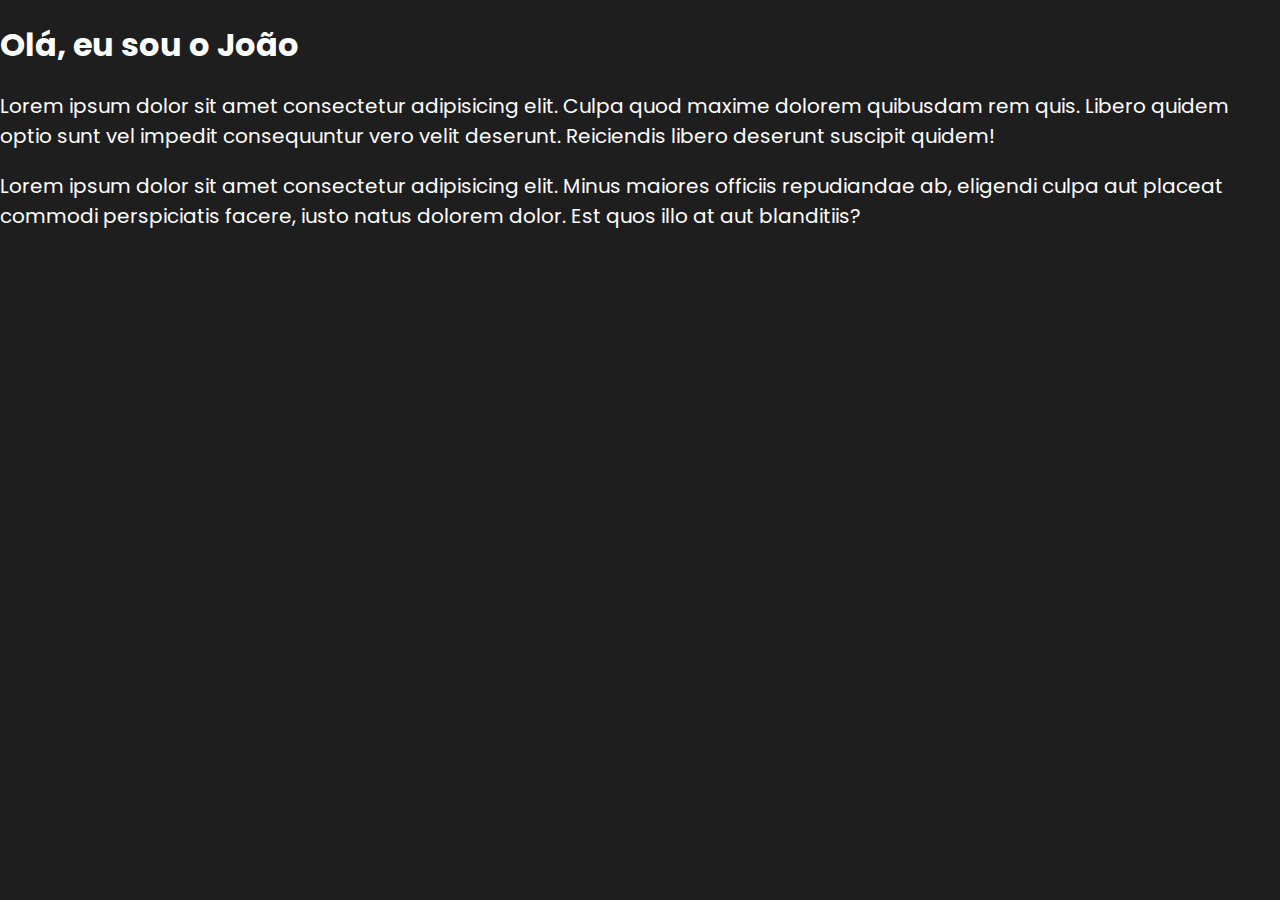
<file: curso/aula02/index.html>
<!DOCTYPE html>
<html lang="pt-br">
  <head>
    <meta charset="UTF-8" />
    <meta http-equiv="X-UA-Compatible" content="IE=edge" />
    <meta name="viewport" content="width=device-width, initial-scale=1.0" />

    <link rel="preconnect" href="https://fonts.googleapis.com" />
    <link rel="preconnect" href="https://fonts.gstatic.com" crossorigin />
    <link
      href="https://fonts.googleapis.com/css2?family=Poppins:wght@100;200;300;400;500;600;700;800;900&display=swap"
      rel="stylesheet"
    />

    <link rel="stylesheet" href="style.css" />
    <title>Aula 02</title>
  </head>
  <body>
    <div class="main">
      <h1>Olá, eu sou o João</h1>
      <p>
        Lorem ipsum dolor sit amet consectetur adipisicing elit. Culpa quod
        maxime dolorem quibusdam rem quis. Libero quidem optio sunt vel impedit
        consequuntur vero velit deserunt. Reiciendis libero deserunt suscipit
        quidem!
      </p>
      <p>
        Lorem ipsum dolor sit amet consectetur adipisicing elit. Minus maiores officiis repudiandae ab, eligendi culpa aut placeat commodi perspiciatis facere, iusto natus dolorem dolor. Est quos illo at aut blanditiis?
      </p>
    </div>
  </body>
</html>
</file>
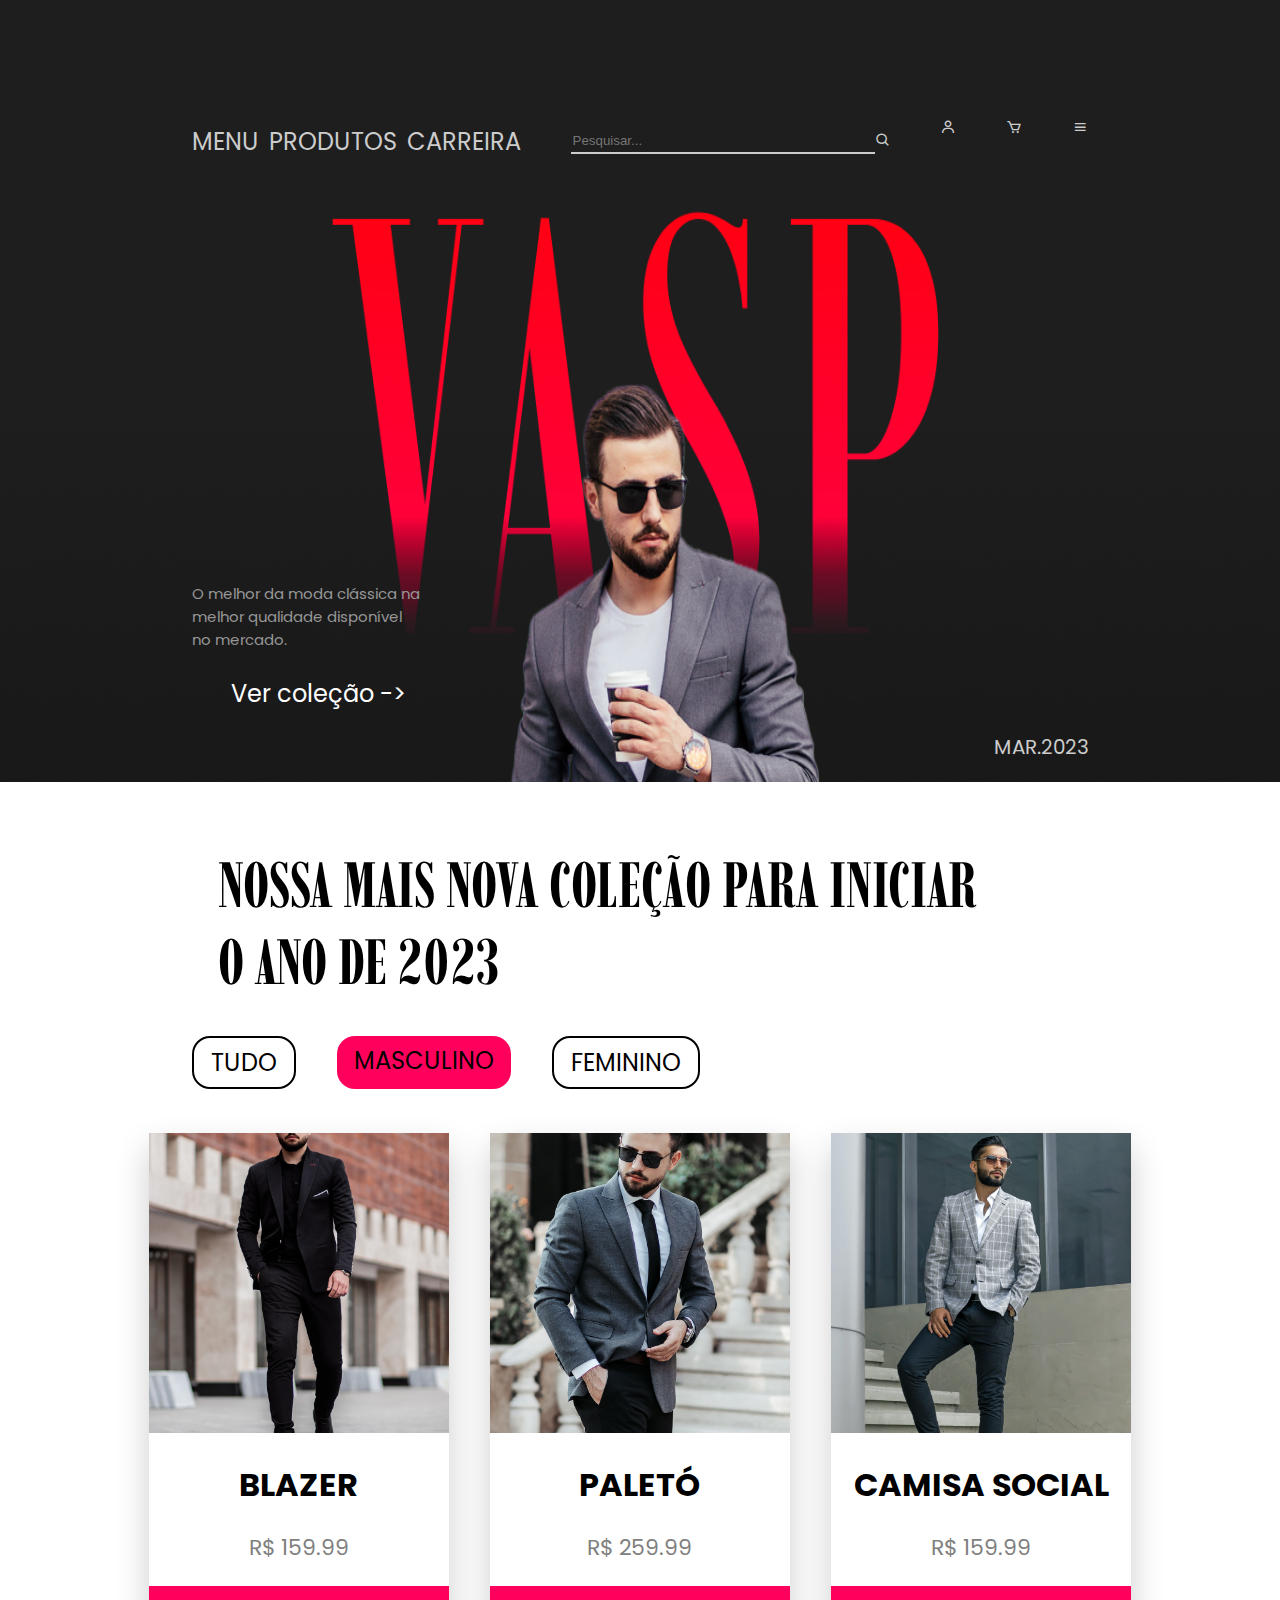
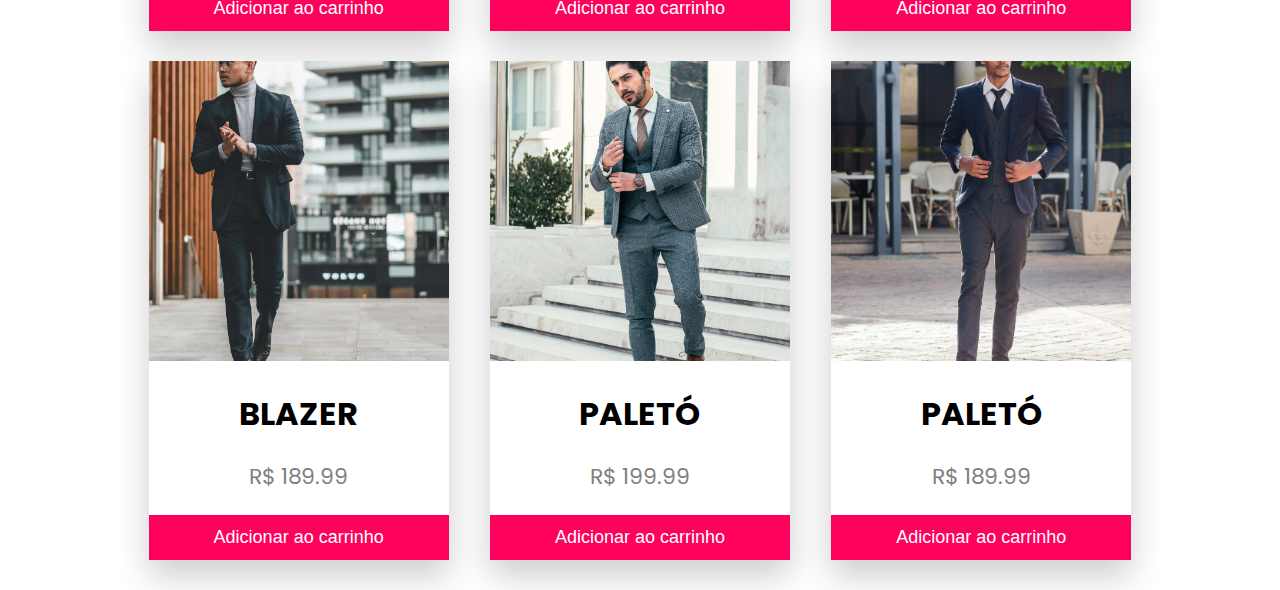
<file: curso/aula04/index.html>
<!DOCTYPE html>
<html lang="pt-br">
<head>
    <meta charset="UTF-8">
    <meta http-equiv="X-UA-Compatible" content="IE=edge">
    <meta name="viewport" content="width=device-width, initial-scale=1.0">

    <link rel="preconnect" href="https://fonts.googleapis.com">
    <link rel="preconnect" href="https://fonts.gstatic.com" crossorigin>
    <link href="https://fonts.googleapis.com/css2?family=Poppins:wght@100;200;300;400;500;600;700;800;900&display=swap" rel="stylesheet">
    
    <link rel="preconnect" href="https://fonts.googleapis.com">
    <link rel="preconnect" href="https://fonts.gstatic.com" crossorigin>
    <link href="https://fonts.googleapis.com/css2?family=Imbue:wght@100;200;300;400;500;600;700;800;900&display=swap" rel="stylesheet">

    <link href='https://unpkg.com/boxicons@2.1.4/css/boxicons.min.css' rel='stylesheet'>

    <link rel="stylesheet" href="style.css">
    <title>Meu Projeto</title>
</head>
<body>
    <div class="menu">
        <div class="navbar">
            <div class="buttonsArea">
                <p class="menuBtn">MENU</p>
                <p class="menuBtn">PRODUTOS</p>
                <p class="menuBtn">CARREIRA</p>
            </div>
            <div class="searchArea">
                <input type="text" class="search" placeholder="Pesquisar...">
                <p class="menuIcon"><i class="bx bx-search"></i></p>
            </div>
            <div class="profileArea">
                <p class="menuIcon">
                    <i class="bx bx-user"></i>
                </p>
                <p class="menuIcon">
                    <i class="bx bx-cart"></i>
                </p>
                <p class="menuIcon">
                    <i class="bx bx-menu"></i>
                </p>
            </div>
        </div>
        <div class="menuBottomInfo">
            <div class="leftContent">
                <p class="menuText">
                    O melhor da moda clássica na melhor qualidade disponível no mercado.
                </p>
                <p class="collectionBtn">
                    Ver coleção ->
                </p>
            </div>
            <div class="rightContent">
                <p class="date">
                    MAR.2023
                </p>
            </div>
        </div>

        <div class="main">
            <p class="title">NOSSA MAIS NOVA COLEÇÃO PARA INICIAR O ANO DE 2023</p>
            <div class="genderArea">
                <p class="genderBtn all">TUDO</p>
                <p class="genderBtn male">MASCULINO</p>
                <p class="genderBtn female">FEMININO</p>
            </div>
            <div class="centeredContent">
                <div class="productsContainer">
                    <div class="productsRow">
                        <div class="card">
                            <img src="images/productImg1.jpg" alt="imagem de um blazer preto" class="cardImg" style="width: 100%;">
                            <h1>BLAZER</h1>
                            <p class="price">R$ 159.99</p>
                            <button>Adicionar ao carrinho</button>
                        </div>
                        <div class="card">
                            <img src="images/productImg2.jpg" alt="imagem de um blazer preto" class="cardImg" style="width: 100%;">
                            <h1>PALETÓ</h1>
                            <p class="price">R$ 259.99</p>
                            <button>Adicionar ao carrinho</button>
                        </div>
                        <div class="card">
                            <img src="images/productImg3.jpg" alt="imagem de um blazer preto" class="cardImg" style="width: 100%;">
                            <h1>CAMISA SOCIAL</h1>
                            <p class="price">R$ 159.99</p>
                            <button>Adicionar ao carrinho</button>
                        </div>
                    </div>
                    <div class="productsRow">
                        <div class="card">
                            <img src="images/productImg4.jpg" alt="imagem de um blazer preto" class="cardImg" style="width: 100%;">
                            <h1>BLAZER</h1>
                            <p class="price">R$ 189.99</p>
                            <button>Adicionar ao carrinho</button>
                        </div>
                        <div class="card">
                            <img src="images/productImg5.jpg" alt="imagem de um blazer preto" class="cardImg" style="width: 100%;">
                            <h1>PALETÓ</h1>
                            <p class="price">R$ 199.99</p>
                            <button>Adicionar ao carrinho</button>
                        </div>
                        <div class="card">
                            <img src="images/productImg6.jpg" alt="imagem de um blazer preto" class="cardImg" style="width: 100%;">
                            <h1>PALETÓ</h1>
                            <p class="price">R$ 189.99</p>
                            <button>Adicionar ao carrinho</button>
                        </div>
                    </div>
                </div>
            </div>
        </div>
    </div>
</body>
</html>
</file>
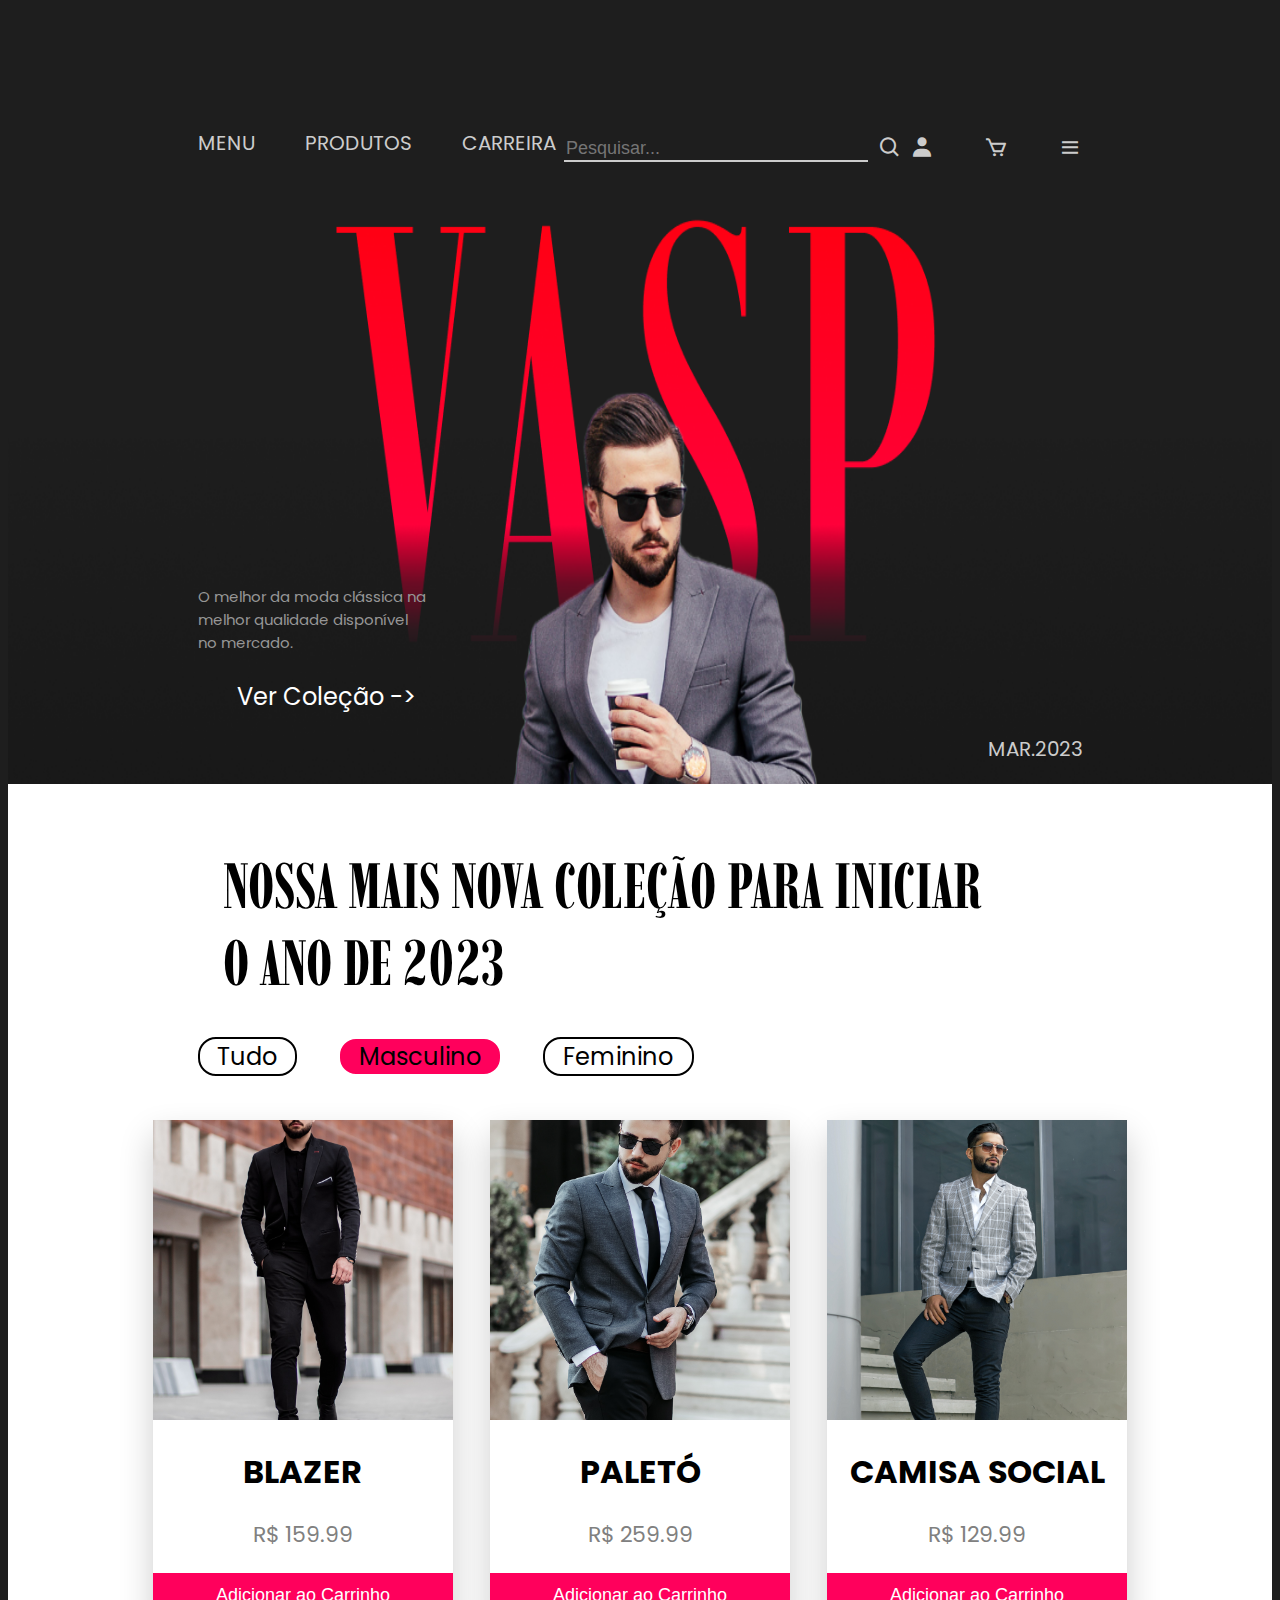
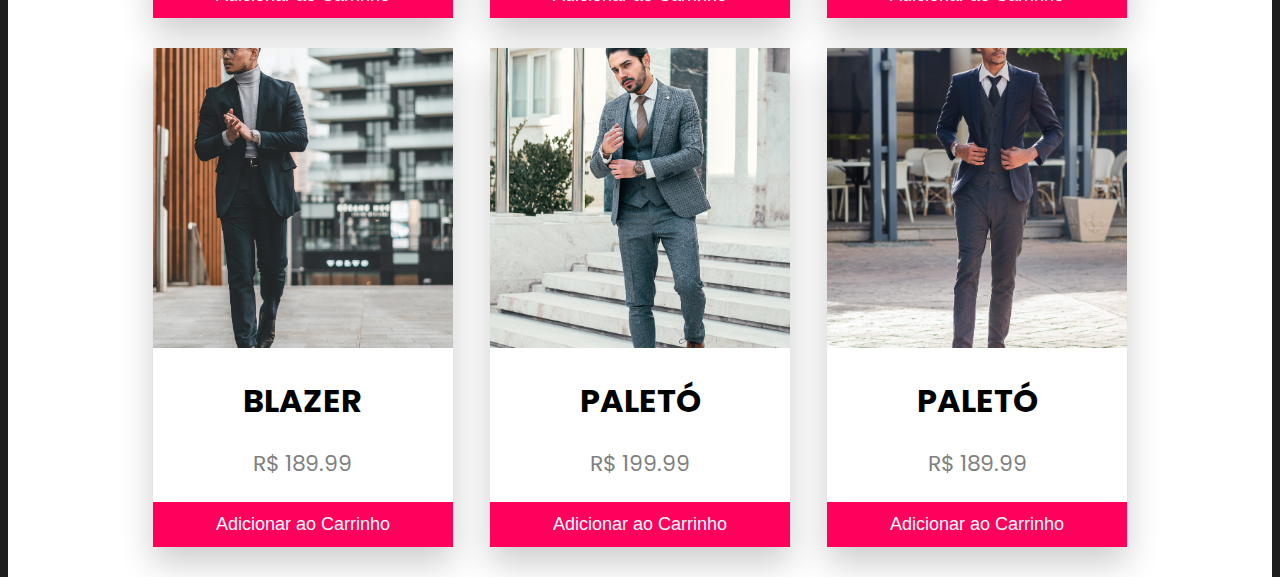
<file: vasp/src/index.html>
<!DOCTYPE html>
<html lang="pt-br">
  <head>
    <meta charset="UTF-8" />
    <meta http-equiv="X-UA-Compatible" content="IE=edge" />
    <meta name="viewport" content="width=device-width, initial-scale=1.0" />

    <link rel="stylesheet" href="style.css" />

    <link rel="preconnect" href="https://fonts.googleapis.com" />
    <link rel="preconnect" href="https://fonts.gstatic.com" crossorigin />
    <link
      href="https://fonts.googleapis.com/css2?family=Poppins:wght@100;200;300;400;500;600;700;800;900&display=swap"
      rel="stylesheet"
    />

    <link rel="preconnect" href="https://fonts.googleapis.com" />
    <link rel="preconnect" href="https://fonts.gstatic.com" crossorigin />
    <link
      href="https://fonts.googleapis.com/css2?family=Imbue:wght@100;200;300;400;500;600;700;800;900&display=swap"
      rel="stylesheet"
    />

    <link
      href="https://unpkg.com/boxicons@2.1.4/css/boxicons.min.css"
      rel="stylesheet"
    />

    <title>VASP</title>
  </head>

  <body>
    <div class="menu">
      <div class="navbar">
        <div class="buttonsArea">
          <p class="menuBtn">MENU</p>
          <p class="menuBtn">PRODUTOS</p>
          <p class="menuBtn">CARREIRA</p>
        </div>

        <div class="searchArea">
          <input type="text" class="search" placeholder="Pesquisar..." />
          <p class="menuIcon"><i class="bx bx-search"></i></p>
        </div>

        <div class="profileArea">
          <p class="menuIcon"><i class="bx bxs-user"></i></p>
          <p class="menuIcon"><i class="bx bx-cart"></i></p>
          <p class="menuIcon"><i class="bx bx-menu"></i></p>
        </div>
      </div>

      <div class="menuBottomInfo">
        <div class="rightContent">
          <p class="menuText">
            O melhor da moda clássica na melhor qualidade disponível no mercado.
          </p>
          <p class="collectionBtn">Ver Coleção -></p>
        </div>

        <div class="leftContent">
          <p class="date">MAR.2023</p>
        </div>
      </div>

      <div class="main">
        <p class="title">NOSSA MAIS NOVA COLEÇÃO PARA INICIAR O ANO DE 2023</p>
        <div class="genderArea">
          <p class="genderBtn all">Tudo</p>
          <p class="genderBtn male">Masculino</p>
          <p class="genderBtn female">Feminino</p>
        </div>

        <div class="centeredContent">
          <div class="productsContainer">
            <div class="productRow">
              <div class="card">
                <img
                  src="../images/productImg1.jpg"
                  class="cardImg"
                  style="width: 100%"
                />
                <h1>BLAZER</h1>
                <p class="price">R$ 159.99</p>
                <button>Adicionar ao Carrinho</button>
              </div>

              <div class="card">
                <img
                  src="../images/productImg2.jpg"
                  class="cardImg"
                  style="width: 100%"
                />
                <h1>PALETÓ</h1>
                <p class="price">R$ 259.99</p>
                <button>Adicionar ao Carrinho</button>
              </div>

              <div class="card">
                <img
                  src="../images/productImg3.jpg"
                  class="cardImg"
                  style="width: 100%"
                />
                <h1>CAMISA SOCIAL</h1>
                <p class="price">R$ 129.99</p>
                <button>Adicionar ao Carrinho</button>
              </div>
            </div>

            <div class="productRow">
              <div class="card">
                <img
                  src="../images/productImg4.jpg"
                  class="cardImg"
                  style="width: 100%"
                />
                <h1>BLAZER</h1>
                <p class="price">R$ 189.99</p>
                <button>Adicionar ao Carrinho</button>
              </div>

              <div class="card">
                <img
                  src="../images/productImg5.jpg"
                  class="cardImg"
                  style="width: 100%"
                />
                <h1>PALETÓ</h1>
                <p class="price">R$ 199.99</p>
                <button>Adicionar ao Carrinho</button>
              </div>

              <div class="card">
                <img
                  src="../images/productImg6.jpg"
                  class="cardImg"
                  style="width: 100%"
                />
                <h1>PALETÓ</h1>
                <p class="price">R$ 189.99</p>
                <button>Adicionar ao Carrinho</button>
              </div>
            </div>
          </div>
        </div>
      </div>
    </div>
  </body>
</html>
</file>
<file: curso/aula02/style.css>
html, body {
    height: 100%;
    width: 100%;
    display: flex;
    margin: 0;
}

.main {
    width: 100%;
    height: 100%;
    background-color: #1e1e1e;
}

h1, p {
    color: white;
    font-family: 'Poppins', sans-serif;
}

p {
    font-size: 20px;
}
</file>
<file: curso/aula04/style.css>
body {
    margin: 0;
    background-color: #1E1E1E;
}

p {
    font-family: "Poppins", sans-serif;
    color: #ccc;
}


.menu {
    width: 100%;
    height: 1000px;
    background-image: url(images/Menu.png);
    background-repeat: no-repeat;
    background-size: 100% 1000px;
    display: flex;
    flex-direction: column;
}

.navbar {
    display: flex;
    flex-direction: row;
    justify-content: space-between;
    padding-top: 100px;
    padding-left: 15%;
    padding-right: 15%;
}

.buttonsArea {
    display: flex;
    flex-direction: row;
    gap: 10px;
}

.searchArea {
    display: flex;
    flex-direction: row;
    align-items: center;
    justify-content: center;
}

.searchArea input {
    height: 20px;
    background-color: #1E1E1E;
    width: 300px;
    color: #ccc;
    border: 0;
    border-bottom: 2px solid #ccc;
}

.profileArea {
    display: flex;
    flex-direction: row;
    gap: 50px;
}

.menuBottomInfo {
    display: flex;
    flex-direction: row;
    justify-content: space-between;
    margin-left: 15%;
    margin-right: 15%;
    margin-top: 30%;
}

.menuBtn {
    font-size: 24px;
    cursor: pointer;
}

.menuText {
    font-size: 15px;
    color: #969696;
    width: 231px;
}

.collectionBtn {
    color: white;
    font-size: 24px;
    width: fit-content;
    margin-left: 17%;
    margin-top: 25px;
    transition: 0.3s;
}

.collectionBtn:hover {
    margin-top: 19px;
    cursor: pointer;
    transition: 0.3s;
}

.rightContent {
    margin-top: 10%;
}

.date {
    margin-top: 80%;
    font-size: 20px;
}

.main {
    background-color: white;
}

.title {
    font-family: "Imbue", sans-serif;
    color: black;
    font-size: 64px;
    font-weight: 700;
    margin-left: 17%;
    margin-top: 0;
    padding-top: 5%;
    width: 795px;
    margin-bottom: 36px;
}

.genderArea {
    margin-left: 15%;
    display: flex;
    flex-direction: row;
    margin-top: 0;
    gap: 41px;
}

.genderBtn {
    font-family: "Poppins", sans-serif;
    color: black;
    margin-top: 0;
    font-size: 24px;
    border: 2px solid black;
    max-width: 160px;
    text-align: center;
    border-radius: 18px;
    padding: 7px 17px;
    transition: 0.3s;
}

.genderBtn:hover {
    background-color: #ff005c;
    border-color: white;
    cursor: pointer;
    transition: 0.3s;
}

.male {
    background-color: #ff005c;
    border: white;
}

.centeredContent {
    display: flex;
    justify-content: center;
    align-items: center;
    margin-top: 20px;
}

.card {
    box-shadow: 0 16px 32px 0 rgba(0, 0, 0, 0.2);
    width: 300px;
    margin: auto;
    text-align: center;
    font-family: "Poppins", sans-serif;
}

.price {
    color: grey;
    font-size: 22px;
}

.card button {
    border: none;
    outline: 0;
    padding: 12px;
    color: white;
    background-color: #ff005c;
    text-align: center;
    cursor: pointer;
    width: 100%;
    font-size: 18px;
}

.cardImg {
    width: 100%;
    height: 300px;
    object-fit: cover;
    object-position: 100% 50;
}

.productsContainer {
    display: flex;
    flex-direction: column;
    width: 80%;
}

.productsRow {
    display: flex;
    flex-direction: row;
    justify-content: space-between;
    margin-bottom: 30px;
}
</file>
<file: vasp/src/style.css>
body {
  background-color: #1e1e1e;
  justify-content: center;
  align-items: center;
}

p {
  font-family: "Poppins", sans-serif;
  color: #cccccc;
}

.menu {
  width: 100%;
  height: 1000px;
  background-color: #1e1e1e;
  background-image: url(../images/Menu.png);
  background-repeat: no-repeat;
  background-size: 100% 1000px;
  display: flex;
  flex-direction: column;
}

.navbar {
  display: flex;
  flex-direction: row;
  justify-content: space-between;
  padding-top: 100px;
  padding-left: 15%;
  padding-right: 15%;
}

.buttonsArea {
  display: flex;
  flex-direction: row;
  gap: 50px;
}

.searchArea {
  display: flex;
  flex-direction: row;
  justify-content: center;
  align-items: center;
  gap: 10px;
}

.searchArea input {
  height: 20px;
  background-color: #1e1e1e;
  width: 300px;
  font-size: 18px;
  color: #cccccc;
  border-top: 0;
  border-right: 0;
  border-left: 0;
  border-bottom: 2px solid #cccccc;
}

.profileArea {
  display: flex;
  flex-direction: row;
  gap: 50px;
}

.menuBottomInfo {
  display: flex;
  flex-direction: row;
  justify-content: space-between;
  margin-right: 15%;
  margin-top: 30%;
  margin-left: 15%;
}

.menuBtn {
  font-size: 20px;
  cursor: pointer;
}

.menuIcon {
  font-size: 24px;
  cursor: pointer;
}

.menuText {
  font-size: 15px;
  color: #969696;
  width: 231px;
}

.collectionBtn {
  color: white;
  font-size: 24px;
  width: fit-content;
  margin-left: 17%;
  margin-top: 25px;
  transition: 0.3s;
}

.collectionBtn:hover {
  margin-top: 19px;
  transition: 0.3s;
  cursor: pointer;
}

.leftContent {
  margin-top: 10%;
}

.date {
  margin-top: 80%;
  font-size: 20px;
}

.main {
  background-color: white;
  height: 1450px;
}

.title {
  font-family: "Imbue", serif;
  color: black;
  font-size: 64px;
  font-weight: 700;
  margin-left: 17%;
  margin-top: 0px;
  padding-top: 5%;
  width: 795px;
  margin-bottom: 36px;
}

.genderArea {
  margin-left: 15%;
  display: flex;
  margin-top: 0;
  flex-direction: row;
  gap: 41px;
}

.genderBtn {
  font-family: "Poppins", sans-serif;
  color: black;
  margin-top: 0;
  font-size: 24px;
  border: 2px solid black;
  text-align: center;
  max-width: 160px;
  border-radius: 18px;
  transition: 0.3s;
}

.all {
  width: 95px;
}

.male {
  width: 160px;
  background-color: #ff005c;
  border-color: white;
}

.female {
  width: 147px;
}

.genderBtn:hover {
  background-color: #ff005c;
  border-color: white;
  cursor: pointer;
  transition: 0.3s;
}

.centeredContent {
  display: flex;
  justify-content: center;
  align-items: center;
  margin-top: 20px;
}

.productsContainer {
  display: flex;
  flex-direction: column;
  width: 80%;
}

.productRow {
  display: flex;
  flex-direction: row;
  justify-content: space-between;
  margin-bottom: 30px;
}

.card {
  box-shadow: 0 16px 32px 0 rgba(0, 0, 0, 0.2);
  width: 300px;
  margin: auto;
  text-align: center;
  font-family: "Poppins", sans-serif;
  transition: 0.3s;
}

.card:hover {
  transition: 0.3s;
  box-shadow: 0 8px 16px 0 rgba(0, 0, 0, 0.2);
}

.price {
  color: grey;
  font-size: 22px;
}

.card button {
  border: none;
  outline: 0;
  padding: 12px;
  color: white;
  background-color: #ff005c;
  text-align: center;
  cursor: pointer;
  width: 100%;
  font-size: 18px;
}

.card button:hover {
  opacity: 0.7;
}

.cardImg {
  width: 100%;
  height: 300px;
  object-fit: cover;
  object-position: 100% 50;
}

.card img {
  transition: 0.3s;
}

.card img:hover {
  opacity: 0.7;
  transition: 0.3s;
}
</file>
